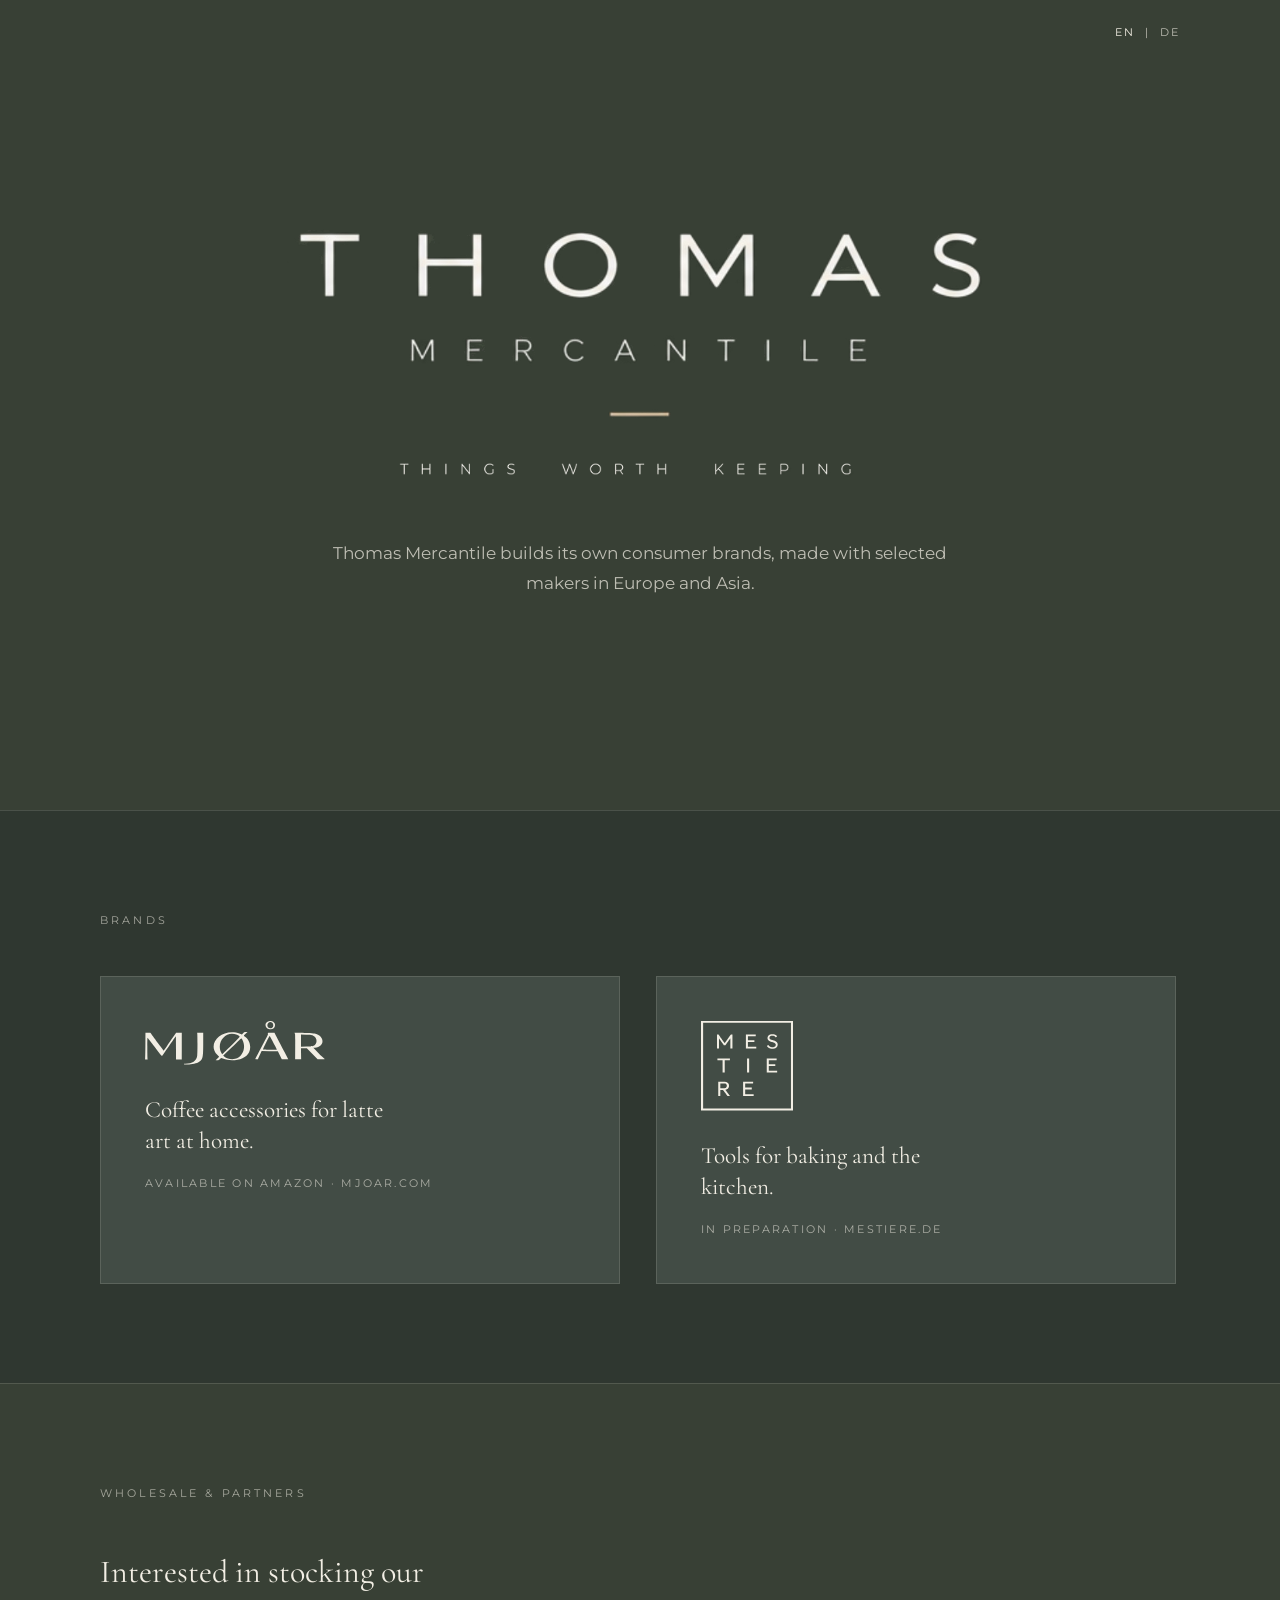
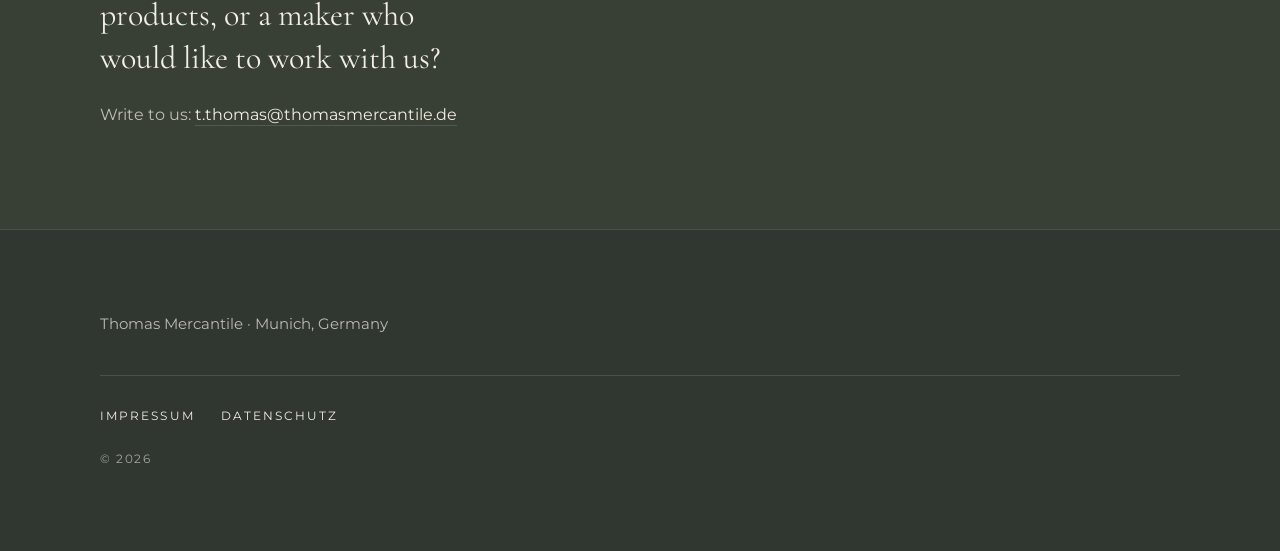
<file: index.html>
<!doctype html>
<html lang="en">
<head>
  <meta charset="utf-8" />
  <meta name="viewport" content="width=device-width, initial-scale=1" />
  <title>Thomas Mercantile</title>
  <meta name="description" content="Thomas Mercantile builds its own consumer brands, made with selected makers in Europe and Asia. Things worth keeping." />
  <link rel="canonical" href="https://thomasmercantile.de/" />
  <meta name="theme-color" content="#384035" />
  <meta property="og:site_name" content="Thomas Mercantile" />
  <meta property="og:title" content="Thomas Mercantile — Things worth keeping." />
  <meta property="og:description" content="Thomas Mercantile builds its own consumer brands, made with selected makers in Europe and Asia." />
  <meta property="og:type" content="website" />
  <meta property="og:url" content="https://thomasmercantile.de/" />
  <meta property="og:locale" content="en_GB" />
  <meta property="og:image" content="https://thomasmercantile.de/og.png" />
  <meta property="og:image:width" content="1200" />
  <meta property="og:image:height" content="630" />
  <meta property="og:image:alt" content="Thomas Mercantile — Things worth keeping." />
  <meta name="twitter:card" content="summary_large_image" />
  <link rel="icon" href="/favicon.svg" type="image/svg+xml" />
  <link rel="icon" href="/favicon.ico" sizes="32x32" />
  <link rel="preload" href="/assets/fonts/montserrat-latin.woff2" as="font" type="font/woff2" crossorigin />
  <link rel="preload" href="/assets/fonts/cormorant-garamond-latin.woff2" as="font" type="font/woff2" crossorigin />
  <link rel="stylesheet" href="/styles.css" />
  <script>document.documentElement.classList.add('js');</script>
</head>
<body>

  <header class="topbar">
    <div class="wrap">
      <div class="langtoggle" role="group" aria-label="Language">
        <button type="button" data-lang="en">EN</button>
        <span aria-hidden="true">|</span>
        <button type="button" data-lang="de">DE</button>
      </div>
    </div>
  </header>

  <main id="top">

    <!--
      Die Wortmarke ist als Text gesetzt (lokale Montserrat), kein Bild.
      Die Logodatei dient nur noch als Quelle fuer die Farben in :root.
      Der Claim steht hier und sonst nirgends im Markup; aendert er sich,
      muessen zusaetzlich description/og:* im <head>, og.png und favicon
      angepasst werden.
    -->
    <section class="hero">
      <div class="hero-inner">
        <h1 class="visually-hidden">Thomas Mercantile – Things worth keeping</h1>
        <img class="hero-mark" src="/assets/thomas-mercantile-wordmark.png" width="928" height="362" alt="Thomas Mercantile – Things worth keeping" decoding="async" fetchpriority="high">
        <p class="hero-line" data-en="Thomas Mercantile builds its own consumer brands, made with selected makers in Europe and Asia." data-de="Thomas Mercantile baut eigene Marken für den Alltag, gefertigt mit ausgewählten Herstellern in Europa und Asien.">Thomas Mercantile builds its own consumer brands, made with selected makers in Europe and Asia.</p>
      </div>
    </section>

    <section class="band band-deep" id="brands">
      <div class="wrap">
        <p class="eyebrow" data-reveal>Brands</p>
        <div class="brand-grid">
          <article class="brand-card" data-reveal>
            <a class="brand-card-link" href="https://mjoar.com">
              <span class="brand-mark" aria-hidden="true">
                <svg viewBox="0 0 33.018 8" role="presentation" focusable="false"><g transform="translate(-75.787,-78.336) matrix(1.0000099,0,0,1.0000099,-11.113348,-1.8528659)"><path fill="currentColor" d="m 94.029062,88.090599 c 0,-0.0624 0.05193,-0.0781 0.260325,-0.0781 1.344435,0 2.021555,-0.4473 2.182945,-1.44203 0.067,-0.41246 0.0679,-4.00007 0.001,-4.12484 -0.0478,-0.0894 -0.0282,-0.0928 0.52761,-0.0928 h 0.57723 v 1.95767 c 0,2.73351 -0.0847,3.04296 -0.95328,3.4831 -0.60112,0.30462 -2.595974,0.53273 -2.595974,0.29686 z m 6.152648,-1.02657 0.32257,-0.32506 -0.351,-0.3584 c -2.080478,-2.12443 1.08451,-5.0375 4.17098,-3.83901 l 0.34515,0.13402 0.22974,-0.23323 c 0.22534,-0.2288 0.23526,-0.23321 0.51931,-0.23096 l 0.28958,0.002 -0.35972,0.33534 c -0.28429,0.265 -0.34463,0.3441 -0.28778,0.3771 1.00806,0.58515 1.42398,1.91185 0.93216,2.97339 -0.60754,1.31131 -3.00067,1.89765 -4.81515,1.17977 l -0.30975,-0.12253 -0.21949,0.21617 c -0.21054,0.20737 -0.23111,0.21619 -0.50433,0.21619 h -0.284848 z m 3.25499,0.064 c 1.41433,-0.29976 2.08334,-2.12811 1.29533,-3.53995 -0.16313,-0.29227 -0.0503,-0.3601 -1.11748,0.67144 -0.51173,0.49461 -1.25273,1.21001 -1.64666,1.58977 l -0.71624,0.69047 0.16579,0.1392 c 0.51391,0.43152 1.28893,0.60387 2.01926,0.44907 z m -0.47064,-2.68623 c 1.5646,-1.51994 1.49459,-1.37327 0.81648,-1.7106 -1.94145,-0.9658 -3.938268,1.34513 -2.86546,3.31622 l 0.1296,0.2382 0.26825,-0.25022 c 0.14754,-0.1376 0.89054,-0.85473 1.6511,-1.5936 z m -16.052639,2.71948 c 0.02259,-0.0462 0.04689,-1.14692 0.05398,-2.44612 l 0.01294,-2.36218 0.466756,10e-5 c 0.446076,8e-5 0.469944,0.006 0.5387,0.11946 0.112013,0.18591 2.323209,3.13892 2.350186,3.13861 0.0132,-1.3e-4 0.269873,-0.36097 0.570406,-0.80186 0.300533,-0.44088 0.80665,-1.17391 1.124707,-1.62898 l 0.578284,-0.82736 h 0.518711 0.51871 l -0.0023,2.44612 -0.0023,2.44611 H 93.11669 92.591152 l -0.01254,-2.13868 -0.01254,-2.13871 -0.24376,0.35208 c -0.134068,0.19363 -0.691231,0.99958 -1.23814,1.79096 -0.546909,0.79139 -1.022458,1.46759 -1.056774,1.50266 -0.05153,0.0527 -0.284302,-0.23252 -1.336995,-1.63812 -0.701031,-0.93604 -1.297956,-1.71634 -1.326502,-1.73397 -0.06351,-0.0392 -0.04855,3.78944 0.0153,3.91984 0.0367,0.075 0.01174,0.084 -0.232956,0.084 -0.244691,0 -0.269655,-0.009 -0.232955,-0.084 z m 20.211569,0 c 0.001,-0.0198 0.53808,-1.05039 1.19326,-2.29024 1.15556,-2.1868 1.1892,-2.2582 1.12385,-2.38614 -0.0673,-0.13188 -0.0673,-0.13188 0.57034,-0.13188 h 0.63771 l 0.27326,0.53958 c 0.15028,0.29678 0.52857,1.02522 0.84064,1.61877 0.31205,0.59354 0.75678,1.44068 0.98828,1.88253 l 0.4209,0.80339 -0.59102,-0.005 -0.59102,-0.005 -0.35972,-0.72764 -0.35972,-0.72762 -1.48734,-0.012 -1.48735,-0.012 -0.32326,0.64863 c -0.17779,0.35673 -0.32326,0.69157 -0.32326,0.74409 0,0.0838 -0.0325,0.0954 -0.26379,0.0954 -0.1451,0 -0.26288,-0.0161 -0.26176,-0.036 z m 3.94519,-1.72095 c 0.0167,-0.0167 -0.1064,-0.29183 -0.27344,-0.61154 -0.82967,-1.588 -0.99862,-1.90019 -1.02798,-1.89944 -0.0914,0.002 -1.29802,2.48734 -1.21783,2.50837 0.12987,0.0341 2.48538,0.0365 2.51925,0.002 z m 3.38,-0.56496 c 0.0103,-2.02423 0.005,-2.33123 -0.06,-2.39474 -0.04,-0.04 -0.0728,-0.0877 -0.0728,-0.10571 0,-0.0834 3.23018,0.0143 3.67144,0.1112 1.92428,0.42258 1.9706,2.36849 0.0617,2.59288 l -0.27174,0.032 0.91924,0.94502 c 0.54545,0.56072 0.99726,0.98408 1.1111,1.04106 0.19186,0.096 0.19186,0.096 -0.52759,0.0998 l -0.71944,0.005 -0.98857,-1.00881 -0.98858,-1.0088 h -0.53694 -0.53694 l 0.0146,1.00727 0.0146,1.00728 -0.55156,-4e-5 -0.55157,-4e-5 z m 3.27258,-0.0866 c 0.87487,-0.40039 0.85377,-1.53201 -0.0362,-1.9459 -0.26372,-0.12266 -0.31594,-0.12892 -1.22274,-0.14609 l -0.94727,-0.0179 v 1.11227 1.11227 l 1.0192,-0.0187 c 0.80257,-0.0149 1.05489,-0.0352 1.18709,-0.0958 z m -8.128,-3.12779 c -0.45669,-0.126 -0.70792,-0.59055 -0.53858,-0.99583 0.33456,-0.80072 1.7692,-0.5263 1.70092,0.32536 -0.0445,0.5544 -0.54236,0.84161 -1.16234,0.67047 z m 0.62901,-0.24352 c 0.26518,-0.17375 0.27661,-0.66882 0.0208,-0.89743 -0.47674,-0.42598 -1.12809,0.20089 -0.81556,0.78489 0.11854,0.2215 0.53791,0.28087 0.79483,0.11257 z" /></g></svg>
              </span>
              <span class="visually-hidden">MJØÅR</span>
              <span class="brand-text" data-en="Coffee accessories for latte art at home." data-de="Kaffeezubehör für Latte Art zu Hause.">Coffee accessories for latte art at home.</span>
              <span class="brand-meta" data-en="Available on Amazon · mjoar.com" data-de="Erhältlich bei Amazon · mjoar.com">Available on Amazon · mjoar.com</span>
            </a>
          </article>
          <article class="brand-card" data-reveal>
            <div class="brand-card-link">
              <span class="brand-mark brand-mark--square" aria-hidden="true">
                <svg viewBox="304.66 311.59 645.41 627.80" role="presentation" focusable="false"><path fill="currentColor" fill-rule="evenodd" d="M304.67,311.60L950.08,311.60L950.08,939.40L304.67,939.40Z M319.50,324.62L319.50,925.65L935.76,925.65L935.76,324.62Z M810.47,506.43L819.94,504.82L821.44,504.38L825.56,502.87L826.62,502.36L833.23,498.01L837.37,493.68L838.47,492.13L839.12,491.07L839.45,490.48L840.90,487.31L841.39,485.95L842.51,479.81L842.62,478.44L842.62,476.12L842.37,473.06L842.01,470.88L841.57,468.94L841.12,467.69L838.32,462.44L834.94,458.45C832.07,455.55 828.89,453.39 824.94,451.65L823.50,451.06L822.31,450.56L821.00,450.06L820.00,449.69L818.69,449.20L817.00,448.63L815.31,448.07L813.69,447.58L811.75,447.00L810.00,446.50L808.56,446.12L806.44,445.56L801.56,444.23L799.88,443.73L798.00,443.13C795.53,442.40 792.03,440.64 789.72,438.97L786.67,435.73L786.10,434.87L785.61,433.40C784.85,431.16 784.72,429.73 785.05,427.56C785.47,424.91 786.57,422.64 788.37,420.72C789.83,419.16 790.90,418.42 793.45,417.18L795.66,416.11L796.76,415.87L798.48,415.38L803.88,414.79L811.00,415.20L818.81,417.63L820.00,418.18L821.31,418.91L822.61,419.69L828.69,425.28L830.06,426.75L830.36,426.75L830.65,426.75L830.98,426.34L833.01,424.19L835.29,421.72L837.02,419.81L838.15,418.61L838.06,418.27L836.19,415.80L831.22,411.57L829.72,410.60L828.90,410.12L828.18,409.72L822.19,406.91L820.62,406.31L819.37,405.95L817.75,405.52L816.18,405.14L809.13,404.18L807.07,404.00L803.94,404.00L796.69,404.69L794.38,405.13L792.62,405.57L790.69,406.17L785.56,408.28L783.06,409.66C780.09,411.53 776.35,415.24 774.81,417.84C772.57,421.63 771.63,424.85 771.36,429.62L771.24,431.81L771.36,432.81L772.18,438.00L772.70,439.55L775.76,445.25C777.80,447.97 780.93,450.69 783.81,452.25L787.30,454.00L788.17,454.39L789.69,455.07L791.00,455.63L792.37,456.14L793.94,456.67L800.75,458.76L804.00,459.63L808.94,461.00L810.88,461.59L812.62,462.12L813.76,462.51L815.07,463.00L818.82,464.55L820.17,465.12L823.38,467.05C825.42,468.49 827.52,470.97 828.12,472.65L828.60,473.94C829.17,475.39 829.33,478.65 828.96,480.88L827.54,485.23L827.03,486.17C826.50,487.39 823.41,490.51 821.98,491.26L821.34,491.70L815.44,494.36L811.81,495.12L809.69,495.39L808.56,495.46L805.00,495.46L801.44,495.26L800.12,495.01L797.50,494.50L794.31,493.60C788.73,491.70 784.53,489.16 780.92,485.48L776.64,480.40L775.49,479.50L775.22,479.50L773.02,481.66L769.16,485.41C767.52,487.00 767.28,487.34 767.42,487.93L771.21,492.88C773.30,495.20 775.18,496.78 778.44,498.96L782.29,501.25L783.09,501.67L784.50,502.32L785.75,502.82L789.81,504.30L791.46,504.80L798.06,506.06C802.71,506.62 806.99,506.75 810.47,506.43Z M430.36,504.76L430.72,504.28L430.82,503.94L430.79,469.62L430.79,435.30L430.92,435.00L431.35,434.65L431.63,434.61L431.84,435.00L434.70,439.00L435.95,440.69L436.94,442.06L439.52,445.67L440.34,446.79L441.01,447.81L441.59,448.69L444.16,452.25L445.14,453.69L446.07,455.00L447.06,456.38L448.92,459.00L449.63,459.94L450.54,461.19L452.56,464.11L453.53,465.45L454.28,466.49L455.50,468.18L459.15,473.30L459.96,474.50L461.59,476.91L463.01,479.02L463.68,479.98L464.80,481.50L465.60,482.43L474.99,482.43L475.37,482.36L476.16,481.33L477.81,479.06L478.90,477.50L479.81,476.19L481.14,474.25L483.06,471.44L485.61,467.81L487.37,465.44L488.52,463.88L491.29,459.77L492.36,458.25L496.05,453.08L496.81,452.06L497.87,450.62L499.44,448.44L503.09,443.38L504.56,441.36L508.83,435.34L509.46,434.31L509.80,434.19L510.14,434.07L510.35,434.21L510.58,434.34L510.60,469.20L510.60,504.22L510.97,504.71L511.31,505.00L517.89,504.95L524.48,504.95L524.74,504.76L525.13,504.37L525.25,504.13L525.23,497.91L525.21,449.16L525.21,406.63L524.84,406.28L524.49,405.92L520.03,405.93L515.16,405.93L513.31,407.67L511.61,410.12L510.26,412.02L504.94,419.38L497.60,429.65L495.25,432.88L489.26,441.11L487.75,443.19L485.59,446.19L483.62,448.94L481.89,451.38L480.52,453.31L479.62,454.56L478.43,456.25L476.98,458.31L473.70,462.85L471.92,465.33L470.85,466.58L470.55,466.72L470.34,466.61L467.41,462.81L465.30,459.78L463.69,457.47L461.62,454.56L458.07,449.62L457.10,448.23L455.80,446.35L452.89,442.30L450.12,438.49L448.68,436.51L447.45,434.81L446.05,432.81L444.19,430.25L442.85,428.35L440.36,424.75L439.11,422.94L437.16,420.21L436.56,419.38L434.84,417.00L432.76,413.94L431.86,412.62L430.06,410.08L428.93,408.50L427.77,406.86L427.09,406.21L426.69,406.00L422.00,405.98L417.31,405.98L417.03,406.11L416.74,406.41L416.75,455.50L416.75,504.44L417.09,504.73L417.42,504.99L423.77,504.94L430.11,504.94L430.36,504.76Z M659.59,504.95L691.74,504.95L692.05,504.62L692.40,504.31L692.47,498.99L692.47,493.67L692.39,493.22L692.07,492.63L691.90,492.50L663.14,492.50L634.37,492.50L634.04,492.17L633.75,491.85L633.80,475.87L633.80,459.89L634.00,459.63L634.41,459.23L634.69,459.07L656.67,459.04L678.66,459.04L678.95,458.73L679.25,458.44L679.27,452.96L679.27,447.49L679.02,447.21L678.74,446.93L656.72,446.93L634.69,446.93L634.41,446.77L633.97,446.34L633.83,446.06L633.85,432.25L633.85,418.44L634.19,418.16L634.51,417.86L660.16,417.84L686.98,417.83L688.15,417.83L688.45,417.46L688.75,417.11L688.75,411.82L688.75,406.53L688.51,406.23L688.27,405.94L654.29,405.94L620.32,405.94L620.00,406.21L619.69,406.48L619.69,455.41L619.69,504.35L619.94,504.63L620.40,505.01L624.02,504.99L659.59,504.99Z M641.81,673.56L642.36,673.05L642.50,672.73L642.46,623.99L642.46,574.87L642.07,574.30L641.79,574.12L635.00,574.10L628.20,574.10L627.98,574.37L627.75,574.65L627.74,580.86L627.73,629.88L627.73,672.69L627.86,673.02L628.15,673.54L634.69,673.63L641.23,673.63L641.81,673.56Z M838.58,673.53L838.98,673.03L838.96,667.08L838.96,661.48L838.65,661.25L838.37,661.01L833.59,660.98L804.98,660.96L781.14,660.96L780.79,660.68L780.44,660.42L780.31,659.93L780.31,643.91L780.31,628.38L780.66,628.03L781.01,627.67L802.97,627.62L825.22,627.62L825.69,627.13L825.88,626.76L825.88,621.50L825.88,616.24L825.69,615.88L825.29,615.37L803.10,615.32L781.13,615.32L780.88,615.13L780.47,614.72L780.33,614.44L780.36,600.75L780.36,587.07L780.59,586.85L781.24,586.46L808.09,586.38L834.75,586.38L835.20,585.85L835.38,585.48L835.31,580.52L835.31,575.09L834.81,574.42L834.50,574.26L812.28,574.41L766.66,574.41L766.19,574.92L765.99,575.22L766.00,624.07L766.00,672.92L766.19,673.22L766.66,673.66L802.62,673.67L838.31,673.67L838.58,673.53Z M470.54,673.60L470.94,673.08L471.09,672.68L471.07,630.12L471.07,587.56L471.20,587.17L471.35,586.78L471.78,586.64L472.21,586.48L489.51,586.45L506.81,586.45L507.09,586.27L507.53,585.89L507.53,575.24L507.17,574.89L506.85,574.74L481.08,574.77L437.83,574.80L420.35,574.80L420.10,575.10L419.83,575.35L419.82,580.62L419.82,585.90L420.14,586.18L420.47,586.48L437.95,586.55L455.63,586.55L456.04,586.97L456.11,630.21L456.11,673.24L456.33,673.38L463.81,673.72L470.31,673.72L470.54,673.60Z M439.77,838.14L440.08,837.90L440.14,817.23L440.14,796.28L440.58,795.87L440.90,795.73L449.73,795.71L458.56,795.71L458.89,795.91L459.76,796.91L460.99,798.61L462.06,800.05L463.07,801.38L467.19,806.86L469.12,809.50L470.75,811.58L472.34,813.59L475.22,817.38L477.86,820.88L479.33,822.81L480.89,824.86L487.81,834.00L489.51,836.25L490.45,837.47L491.06,838.07L491.35,838.27L499.46,838.24L507.72,838.24L507.88,837.73L507.88,837.35L507.25,836.64L505.08,833.88L501.10,828.64L499.83,826.88L497.88,824.19L493.15,818.08L491.15,815.44L489.23,812.88L488.09,811.38L485.95,808.53L484.12,806.08L482.19,803.55L477.66,797.50L476.49,796.10L475.88,795.51L475.88,795.14L475.88,794.77L476.20,794.51L476.92,794.25C478.17,794.25 483.56,792.42 486.12,791.13C490.89,788.73 495.09,784.76 497.60,780.27L500.00,774.50L500.38,773.00L500.84,770.56L501.05,768.94L501.02,766.17L501.02,763.41L500.70,761.92L500.25,759.45C499.92,757.20 498.34,753.24 496.81,750.83C495.66,749.02 493.38,746.52 491.19,744.66C486.05,740.31 479.05,738.00 469.44,737.49L467.06,737.38L446.68,737.47L426.13,737.47L425.80,738.07L425.63,738.49L425.62,788.13L425.62,837.78L425.77,837.97L426.18,838.31L432.95,838.34L439.47,838.34L439.77,838.14Z M440.45,782.47L440.16,781.83L440.16,750.28L440.53,749.86L440.80,749.71L455.43,749.72L470.06,749.72L471.94,749.98L474.17,750.37L475.09,750.63L479.12,752.61C481.45,754.25 483.39,756.55 484.41,758.88L485.63,763.05L485.88,764.17L485.88,766.31L485.88,768.45L485.62,769.38L485.18,771.18L483.41,775.44L479.88,779.26L477.01,780.88L476.04,781.26L473.81,781.94L472.00,782.40L471.56,782.57L456.12,782.60L440.67,782.60L440.45,782.47Z M673.77,838.23L674.12,837.69L674.23,837.25L674.23,831.72C674.11,826.28 674.05,825.59 673.68,825.41L644.66,825.32L615.41,825.32L614.81,824.83L614.61,824.54L614.59,808.20L614.59,791.85L614.84,791.63L615.11,791.37L624.40,791.32L647.03,791.30L660.38,791.30L660.56,791.13L660.91,789.93L660.88,784.48L660.88,779.21L660.56,778.92L660.26,778.61L639.04,778.59L616.69,778.59C615.33,778.56 615.06,778.48 614.78,777.96L614.58,777.56L614.61,763.88L614.61,750.19L614.77,750.03L615.36,749.68L668.72,749.68C669.65,749.64 669.96,749.50 670.19,748.95L670.37,748.54L670.39,743.35L670.39,738.16L670.26,737.90L669.88,737.50L669.65,737.38L635.09,737.38L600.54,737.38L600.27,737.67L600.00,737.96L600.00,787.70L600.00,837.66L600.24,838.11L600.48,838.35L637.02,838.29L673.77,838.29Z" /></svg>
              </span>
              <span class="visually-hidden">MESTIERE</span>
              <span class="brand-text" data-en="Tools for baking and the kitchen." data-de="Werkzeuge fürs Backen und die Küche.">Tools for baking and the kitchen.</span>
              <span class="brand-meta" data-en="In preparation · mestiere.de" data-de="In Vorbereitung · mestiere.de">In preparation · mestiere.de</span>
            </div>
          </article>
        </div>
      </div>
    </section>

    <section class="band band-base" id="wholesale">
      <div class="wrap">
        <p class="eyebrow" data-reveal data-en="Wholesale &amp; partners" data-de="Handel &amp; Partner">Wholesale &amp; partners</p>
        <p class="lede" data-reveal data-en="Interested in stocking our products, or a maker who would like to work with us?" data-de="Sie möchten unsere Produkte führen, oder Sie fertigen etwas gut und möchten mit uns arbeiten?">Interested in stocking our products, or a maker who would like to work with us?</p>
        <p class="sub" data-reveal><span data-en="Write to us:" data-de="Schreiben Sie uns:">Write to us:</span> <a href="mailto:t.thomas@thomasmercantile.de?subject=Wholesale%20inquiry%20%E2%80%93%20Thomas%20Mercantile" data-href-en="mailto:t.thomas@thomasmercantile.de?subject=Wholesale%20inquiry%20%E2%80%93%20Thomas%20Mercantile" data-href-de="mailto:t.thomas@thomasmercantile.de?subject=Anfrage%20Handel%20%E2%80%93%20Thomas%20Mercantile">t.thomas@thomasmercantile.de</a></p>
      </div>
    </section>

  </main>

  <footer class="site-footer">
    <div class="wrap">
      <p class="foot-line" data-en="Thomas Mercantile · Munich, Germany" data-de="Thomas Mercantile · München">Thomas Mercantile · Munich, Germany</p>
      <nav class="footnav" aria-label="Legal">
        <a href="/impressum.html">Impressum</a>
        <a href="/datenschutz.html">Datenschutz</a>
      </nav>
      <p class="copyline">© <span id="year">2026</span></p>
    </div>
  </footer>

  <script src="/script.js" defer></script>
</body>
</html>
</file>
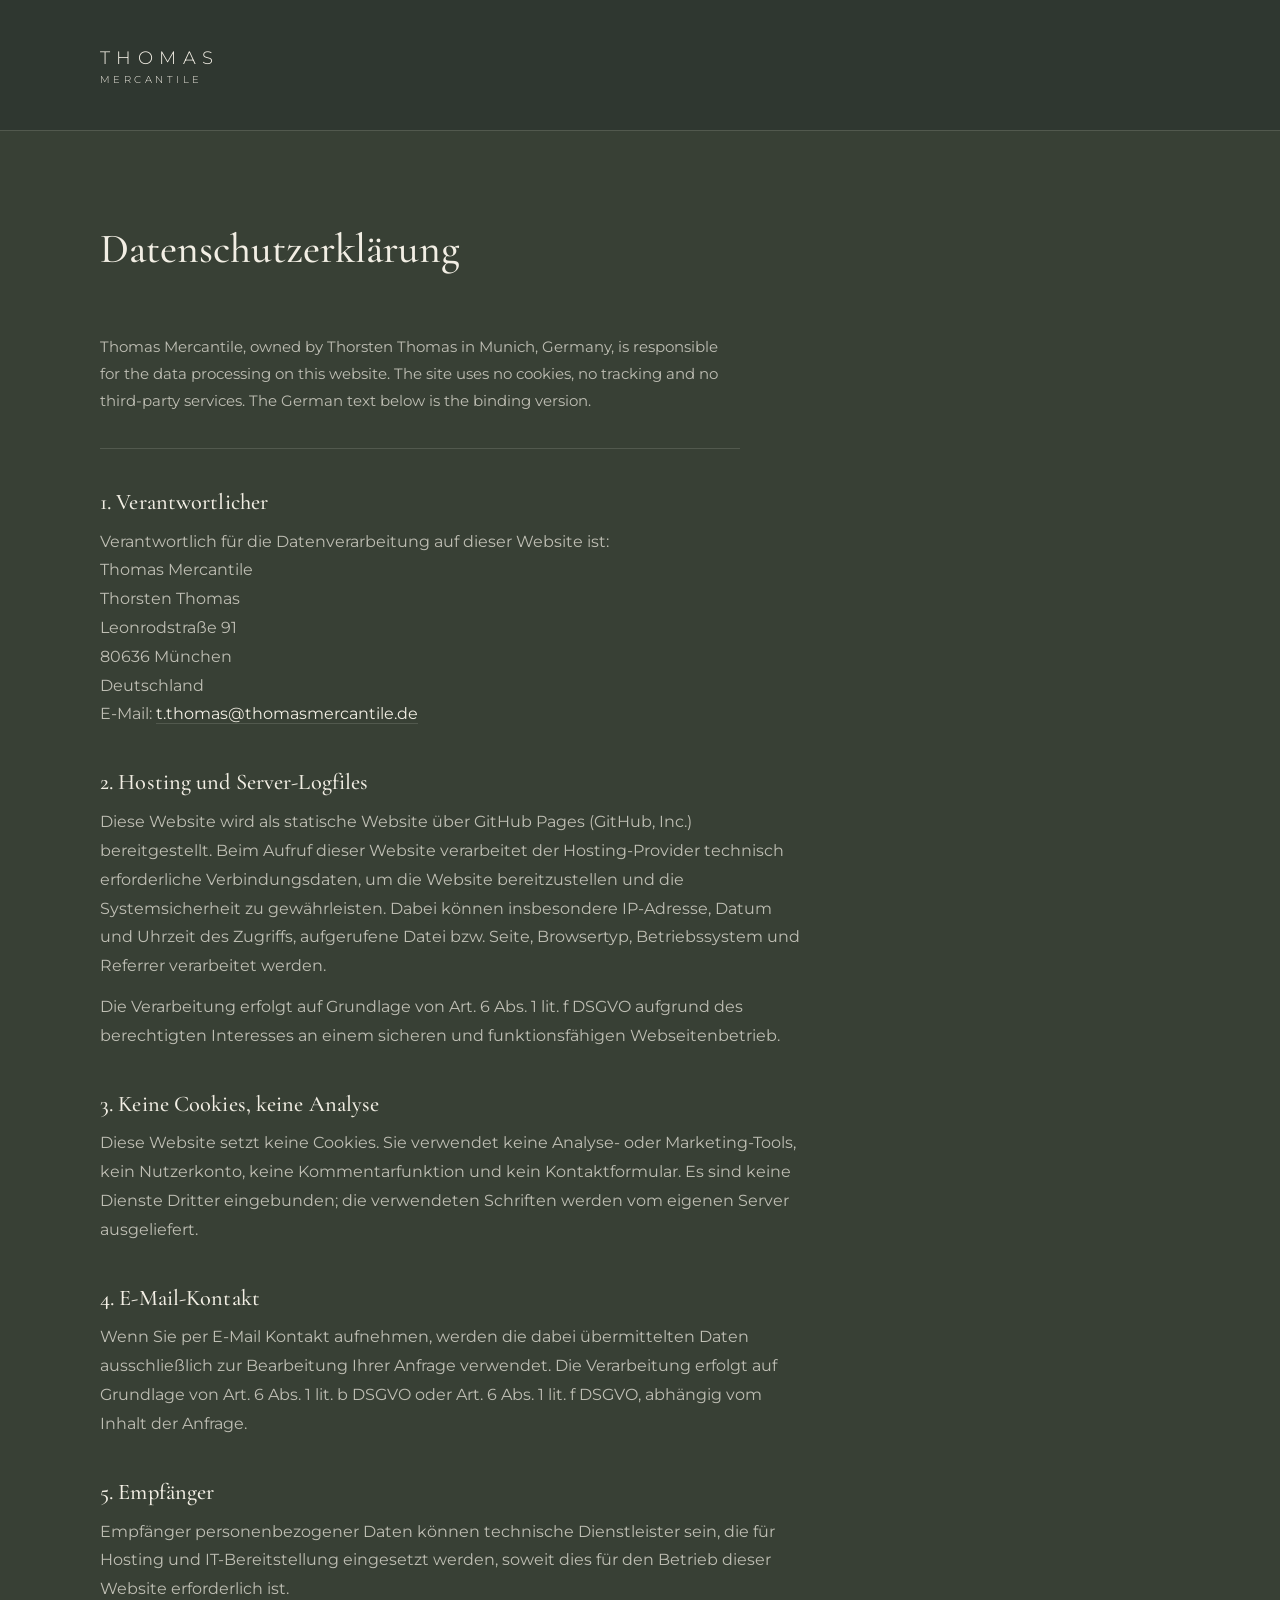
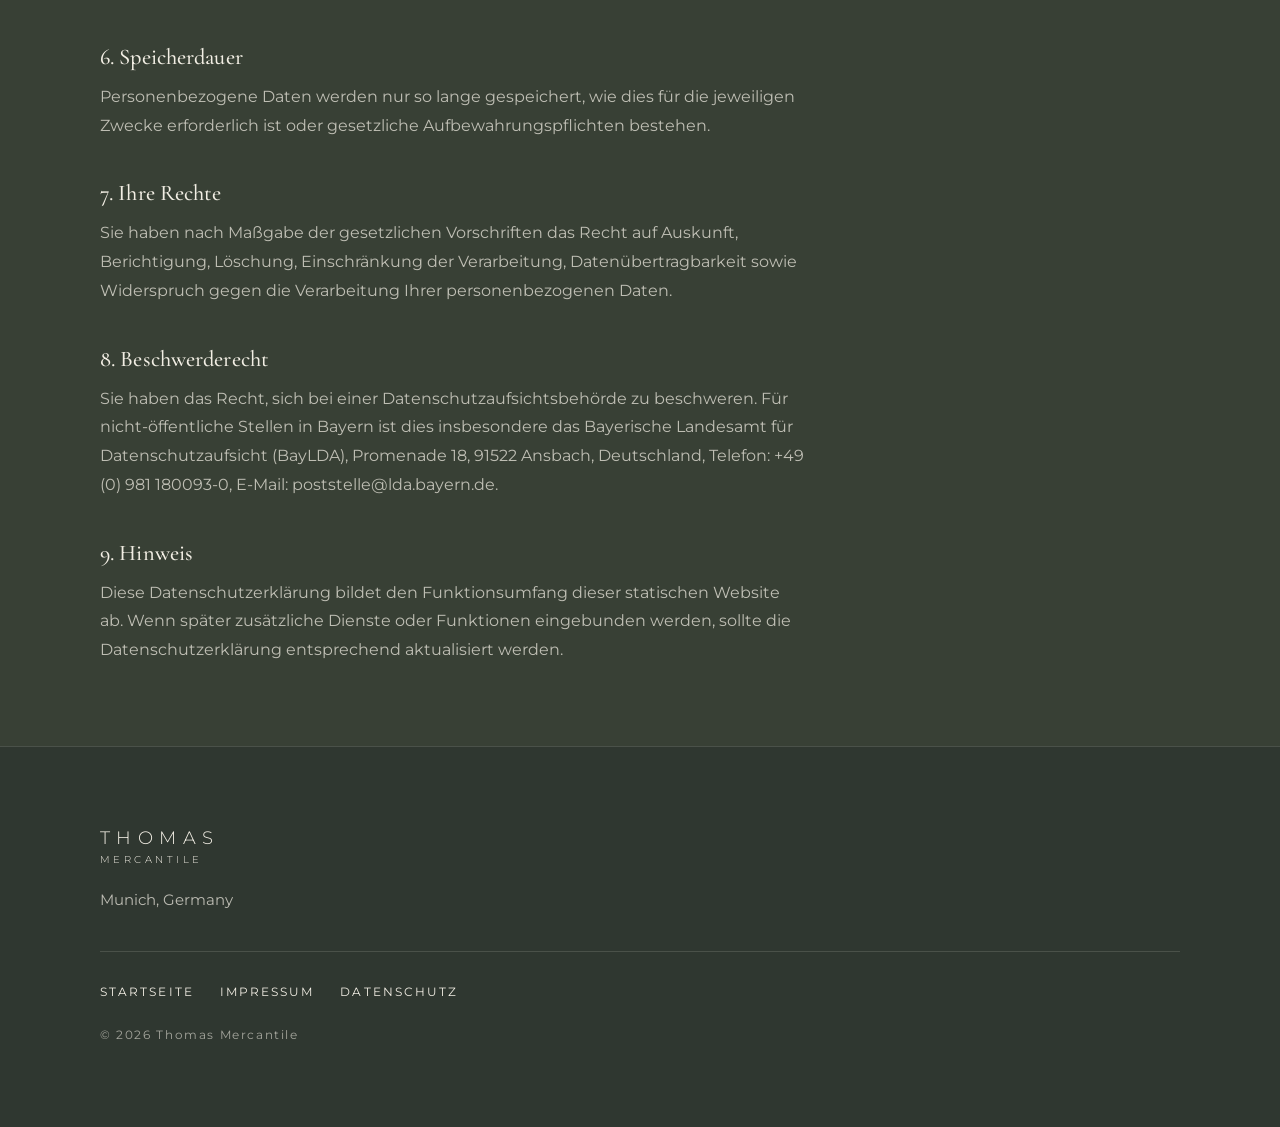
<file: datenschutz.html>
<!doctype html>
<html lang="de">
<head>
  <meta charset="utf-8" />
  <meta name="viewport" content="width=device-width, initial-scale=1" />
  <title>Datenschutz — Thomas Mercantile</title>
  <meta name="description" content="Datenschutzerklärung von Thomas Mercantile: keine Cookies, kein Tracking, Kontakt per E-Mail." />
  <meta name="robots" content="noindex" />
  <meta name="theme-color" content="#384035" />
  <link rel="icon" href="/favicon.svg" type="image/svg+xml" />
  <link rel="icon" href="/favicon.ico" sizes="32x32" />
  <link rel="preload" href="/assets/fonts/montserrat-latin.woff2" as="font" type="font/woff2" crossorigin />
  <link rel="preload" href="/assets/fonts/cormorant-garamond-latin.woff2" as="font" type="font/woff2" crossorigin />
  <link rel="stylesheet" href="/styles.css" />
</head>
<body>

  <header class="legal-top">
    <div class="wrap">
      <a href="/" aria-label="Thomas Mercantile — Startseite">
        <span class="wordmark">
          <span class="wm-line-1">Thomas</span>
          <span class="wm-line-2">Mercantile</span>
        </span>
      </a>
    </div>
  </header>

  <main class="legal-shell">
    <div class="wrap">
      <h1>Datenschutzerklärung</h1>

      <p class="legal-lead" lang="en">
        Thomas Mercantile, owned by Thorsten Thomas in Munich, Germany, is responsible for the data
        processing on this website.
        The site uses no cookies, no tracking and no third-party services.
        The German text below is the binding version.
      </p>

      <section class="legal-block">
        <h2>1. Verantwortlicher</h2>
        <p>
          Verantwortlich für die Datenverarbeitung auf dieser Website ist:<br />
          Thomas Mercantile<br />
          Thorsten Thomas<br />
          Leonrodstraße 91<br />
          80636 München<br />
          Deutschland<br />
          E-Mail: <a href="mailto:t.thomas@thomasmercantile.de">t.thomas@thomasmercantile.de</a>
        </p>
      </section>

      <section class="legal-block">
        <h2>2. Hosting und Server-Logfiles</h2>
        <p>
          Diese Website wird als statische Website über GitHub Pages (GitHub, Inc.) bereitgestellt. Beim Aufruf dieser Website verarbeitet der Hosting-Provider technisch erforderliche Verbindungsdaten, um die Website bereitzustellen und die Systemsicherheit zu gewährleisten. Dabei können insbesondere IP-Adresse, Datum und Uhrzeit des Zugriffs, aufgerufene Datei bzw. Seite, Browsertyp, Betriebssystem und Referrer verarbeitet werden.
        </p>
        <p>
          Die Verarbeitung erfolgt auf Grundlage von Art. 6 Abs. 1 lit. f DSGVO aufgrund des berechtigten Interesses an einem sicheren und funktionsfähigen Webseitenbetrieb.
        </p>
      </section>

      <section class="legal-block">
        <h2>3. Keine Cookies, keine Analyse</h2>
        <p>
          Diese Website setzt keine Cookies. Sie verwendet keine Analyse- oder Marketing-Tools, kein Nutzerkonto, keine Kommentarfunktion und kein Kontaktformular. Es sind keine Dienste Dritter eingebunden; die verwendeten Schriften werden vom eigenen Server ausgeliefert.
        </p>
      </section>

      <section class="legal-block">
        <h2>4. E-Mail-Kontakt</h2>
        <p>
          Wenn Sie per E-Mail Kontakt aufnehmen, werden die dabei übermittelten Daten ausschließlich zur Bearbeitung Ihrer Anfrage verwendet. Die Verarbeitung erfolgt auf Grundlage von Art. 6 Abs. 1 lit. b DSGVO oder Art. 6 Abs. 1 lit. f DSGVO, abhängig vom Inhalt der Anfrage.
        </p>
      </section>

      <section class="legal-block">
        <h2>5. Empfänger</h2>
        <p>
          Empfänger personenbezogener Daten können technische Dienstleister sein, die für Hosting und IT-Bereitstellung eingesetzt werden, soweit dies für den Betrieb dieser Website erforderlich ist.
        </p>
      </section>

      <section class="legal-block">
        <h2>6. Speicherdauer</h2>
        <p>
          Personenbezogene Daten werden nur so lange gespeichert, wie dies für die jeweiligen Zwecke erforderlich ist oder gesetzliche Aufbewahrungspflichten bestehen.
        </p>
      </section>

      <section class="legal-block">
        <h2>7. Ihre Rechte</h2>
        <p>
          Sie haben nach Maßgabe der gesetzlichen Vorschriften das Recht auf Auskunft, Berichtigung, Löschung, Einschränkung der Verarbeitung, Datenübertragbarkeit sowie Widerspruch gegen die Verarbeitung Ihrer personenbezogenen Daten.
        </p>
      </section>

      <section class="legal-block">
        <h2>8. Beschwerderecht</h2>
        <p>
          Sie haben das Recht, sich bei einer Datenschutzaufsichtsbehörde zu beschweren. Für nicht-öffentliche Stellen in Bayern ist dies insbesondere das Bayerische Landesamt für Datenschutzaufsicht (BayLDA), Promenade 18, 91522 Ansbach, Deutschland, Telefon: +49 (0) 981 180093-0, E-Mail: poststelle@lda.bayern.de.
        </p>
      </section>

      <section class="legal-block legal-note">
        <h2>9. Hinweis</h2>
        <p>
          Diese Datenschutzerklärung bildet den Funktionsumfang dieser statischen Website ab. Wenn später zusätzliche Dienste oder Funktionen eingebunden werden, sollte die Datenschutzerklärung entsprechend aktualisiert werden.
        </p>
      </section>
    </div>
  </main>

  <footer class="site-footer">
    <div class="wrap">
      <p class="wordmark">
        <span class="wm-line-1">Thomas</span>
        <span class="wm-line-2">Mercantile</span>
      </p>
      <p class="foot-line">Munich, Germany</p>
      <nav class="footnav" aria-label="Rechtliches">
        <a href="/">Startseite</a>
        <a href="/impressum.html">Impressum</a>
        <a href="/datenschutz.html">Datenschutz</a>
      </nav>
      <p class="copyline">© <span id="year">2026</span> Thomas Mercantile</p>
    </div>
  </footer>

  <script src="/script.js" defer></script>
</body>
</html>
</file>
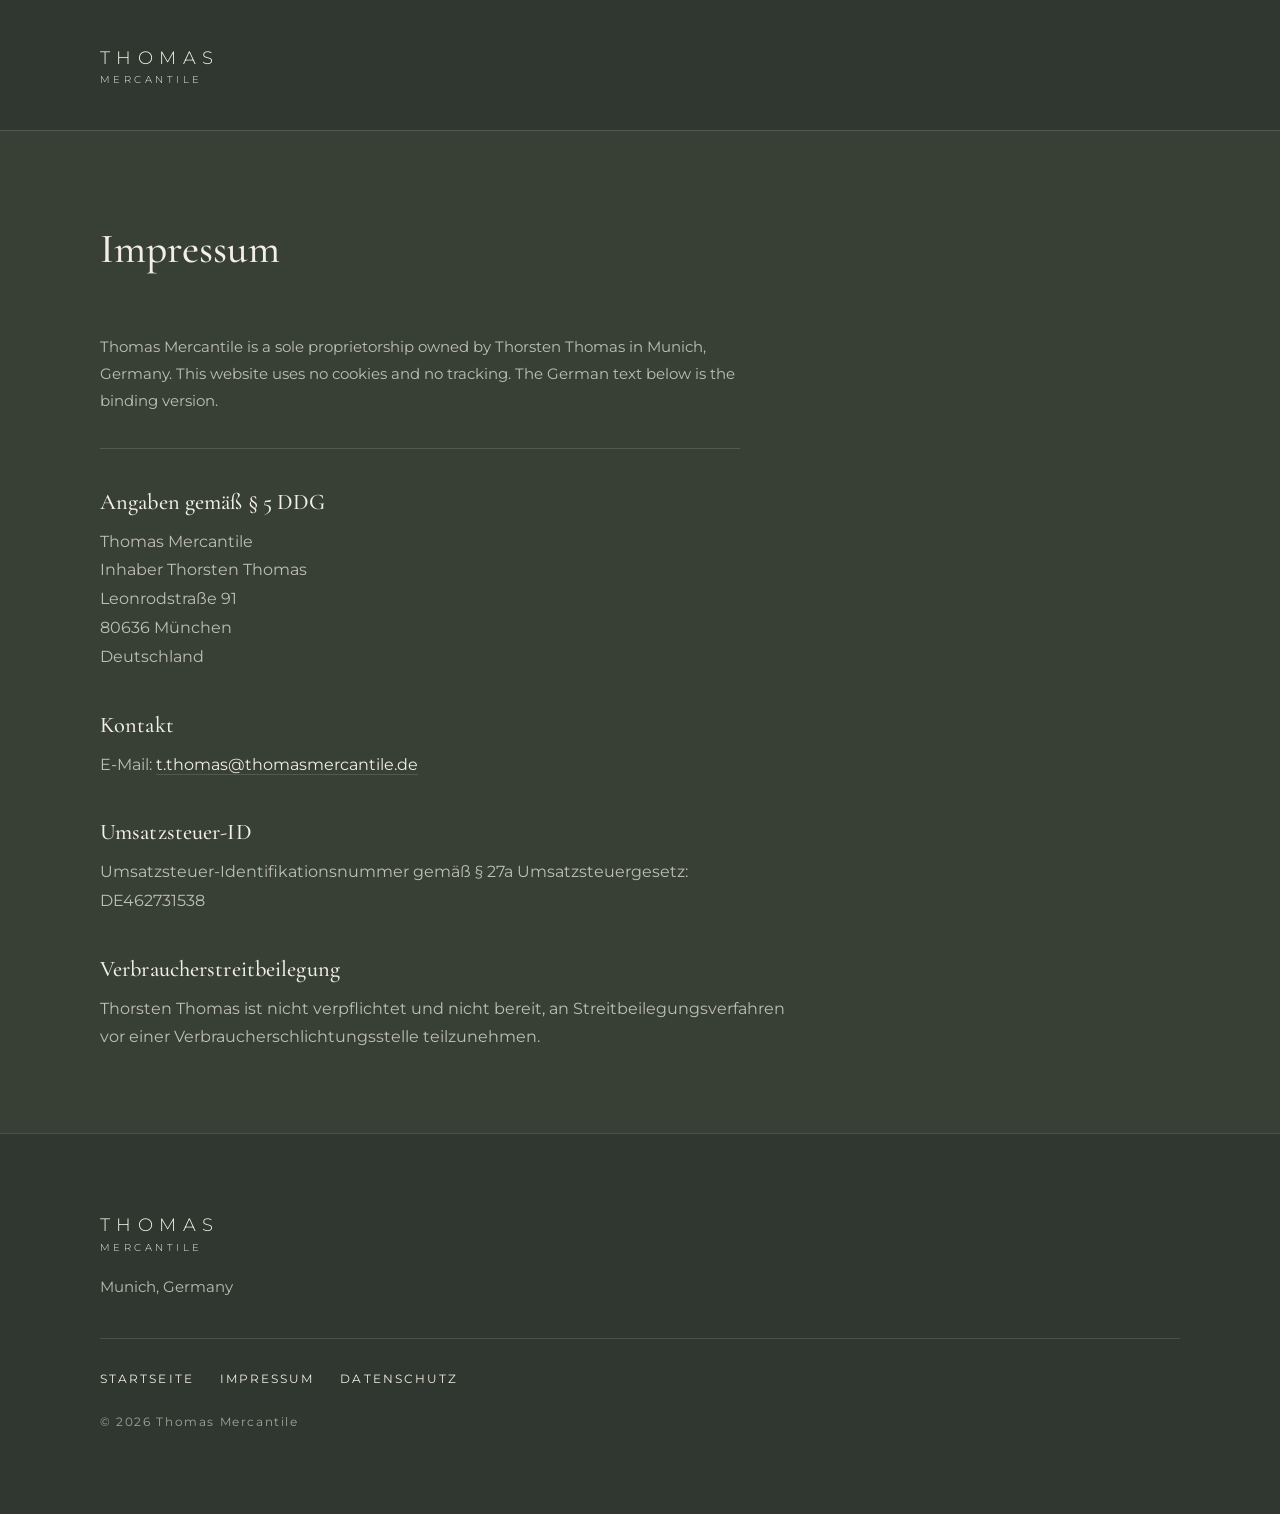
<file: impressum.html>
<!doctype html>
<html lang="de">
<head>
  <meta charset="utf-8" />
  <meta name="viewport" content="width=device-width, initial-scale=1" />
  <title>Impressum — Thomas Mercantile</title>
  <meta name="description" content="Impressum und Kontaktdaten von Thomas Mercantile, Thorsten Thomas, München." />
  <meta name="robots" content="noindex" />
  <meta name="theme-color" content="#384035" />
  <link rel="icon" href="/favicon.svg" type="image/svg+xml" />
  <link rel="icon" href="/favicon.ico" sizes="32x32" />
  <link rel="preload" href="/assets/fonts/montserrat-latin.woff2" as="font" type="font/woff2" crossorigin />
  <link rel="preload" href="/assets/fonts/cormorant-garamond-latin.woff2" as="font" type="font/woff2" crossorigin />
  <link rel="stylesheet" href="/styles.css" />
</head>
<body>

  <header class="legal-top">
    <div class="wrap">
      <a href="/" aria-label="Thomas Mercantile — Startseite">
        <span class="wordmark">
          <span class="wm-line-1">Thomas</span>
          <span class="wm-line-2">Mercantile</span>
        </span>
      </a>
    </div>
  </header>

  <main class="legal-shell">
    <div class="wrap">
      <h1>Impressum</h1>

      <p class="legal-lead" lang="en">
        Thomas Mercantile is a sole proprietorship owned by Thorsten Thomas in Munich, Germany.
        This website uses no cookies and no tracking.
        The German text below is the binding version.
      </p>

      <section class="legal-block">
        <h2>Angaben gemäß § 5 DDG</h2>
        <p>
          Thomas Mercantile<br />
          Inhaber Thorsten Thomas<br />
          Leonrodstraße 91<br />
          80636 München<br />
          Deutschland
        </p>
      </section>

      <section class="legal-block">
        <h2>Kontakt</h2>
        <p>
          E-Mail: <a href="mailto:t.thomas@thomasmercantile.de">t.thomas@thomasmercantile.de</a>
        </p>
      </section>

      <section class="legal-block">
        <h2>Umsatzsteuer-ID</h2>
        <p>
          Umsatzsteuer-Identifikationsnummer gemäß § 27a Umsatzsteuergesetz:<br />
          DE462731538
        </p>
      </section>

      <section class="legal-block">
        <h2>Verbraucherstreitbeilegung</h2>
        <p>
          Thorsten Thomas ist nicht verpflichtet und nicht bereit, an Streitbeilegungsverfahren vor einer Verbraucherschlichtungsstelle teilzunehmen.
        </p>
      </section>
    </div>
  </main>

  <footer class="site-footer">
    <div class="wrap">
      <p class="wordmark">
        <span class="wm-line-1">Thomas</span>
        <span class="wm-line-2">Mercantile</span>
      </p>
      <p class="foot-line">Munich, Germany</p>
      <nav class="footnav" aria-label="Rechtliches">
        <a href="/">Startseite</a>
        <a href="/impressum.html">Impressum</a>
        <a href="/datenschutz.html">Datenschutz</a>
      </nav>
      <p class="copyline">© <span id="year">2026</span> Thomas Mercantile</p>
    </div>
  </footer>

  <script src="/script.js" defer></script>
</body>
</html>
</file>
<file: styles.css>
/* Thomas Mercantile — thomasmercantile.de
   Eine Farbwelt: durchgehend Dunkelgrün, kein Hell-Dunkel-Wechsel, flache
   Flächen ohne Korn. --green ist der aus der Logodatei gemessene Grund; die
   Wortmarke ist als Text gesetzt, es liegt kein Logobild mehr auf der Seite. */
:root{
  --green:#384035;
  --green-rgb:56,64,53;
  --green-deep:#2F3730;
  --green-lift:#424C45;
  --cream:#F2EEE4;
  --cream-70:rgba(242,238,228,.72);
  --cream-50:rgba(242,238,228,.6);
  --tan:#C8A87A;
  --line:rgba(242,238,228,.14);
  --serif:'Cormorant Garamond',ui-serif,Georgia,Cambria,serif;
  --sans:'Montserrat',system-ui,-apple-system,BlinkMacSystemFont,"Segoe UI",Roboto,sans-serif;
  --ease:cubic-bezier(.16,1,.3,1);
}

/* ---------- Schriften, lokal eingebunden ---------- */
@font-face{
  font-family:'Cormorant Garamond';font-style:normal;font-weight:400;font-display:swap;
  src:url('/assets/fonts/cormorant-garamond-latin.woff2') format('woff2');
  unicode-range:U+0000-00FF,U+0131,U+0152-0153,U+02BB-02BC,U+02C6,U+02DA,U+02DC,U+0304,U+0308,U+0329,U+2000-206F,U+20AC,U+2122,U+2191,U+2193,U+2212,U+2215,U+FEFF,U+FFFD;
}
@font-face{
  font-family:'Cormorant Garamond';font-style:normal;font-weight:400;font-display:swap;
  src:url('/assets/fonts/cormorant-garamond-latin-ext.woff2') format('woff2');
  unicode-range:U+0100-02BA,U+02BD-02C5,U+02C7-02CC,U+02CE-02D7,U+02DD-02FF,U+0304,U+0308,U+0329,U+1D00-1DBF,U+1E00-1E9F,U+1EF2-1EFF,U+2020,U+20A0-20AB,U+20AD-20C0,U+2113,U+2C60-2C7F,U+A720-A7FF;
}
@font-face{
  font-family:'Cormorant Garamond';font-style:normal;font-weight:500;font-display:swap;
  src:url('/assets/fonts/cormorant-garamond-latin.woff2') format('woff2');
  unicode-range:U+0000-00FF,U+0131,U+0152-0153,U+02BB-02BC,U+02C6,U+02DA,U+02DC,U+0304,U+0308,U+0329,U+2000-206F,U+20AC,U+2122,U+2191,U+2193,U+2212,U+2215,U+FEFF,U+FFFD;
}
@font-face{
  font-family:'Cormorant Garamond';font-style:normal;font-weight:500;font-display:swap;
  src:url('/assets/fonts/cormorant-garamond-latin-ext.woff2') format('woff2');
  unicode-range:U+0100-02BA,U+02BD-02C5,U+02C7-02CC,U+02CE-02D7,U+02DD-02FF,U+0304,U+0308,U+0329,U+1D00-1DBF,U+1E00-1E9F,U+1EF2-1EFF,U+2020,U+20A0-20AB,U+20AD-20C0,U+2113,U+2C60-2C7F,U+A720-A7FF;
}
@font-face{
  font-family:'Cormorant Garamond';font-style:italic;font-weight:400;font-display:swap;
  src:url('/assets/fonts/cormorant-garamond-italic-latin.woff2') format('woff2');
  unicode-range:U+0000-00FF,U+0131,U+0152-0153,U+02BB-02BC,U+02C6,U+02DA,U+02DC,U+0304,U+0308,U+0329,U+2000-206F,U+20AC,U+2122,U+2191,U+2193,U+2212,U+2215,U+FEFF,U+FFFD;
}
@font-face{
  font-family:'Cormorant Garamond';font-style:italic;font-weight:400;font-display:swap;
  src:url('/assets/fonts/cormorant-garamond-italic-latin-ext.woff2') format('woff2');
  unicode-range:U+0100-02BA,U+02BD-02C5,U+02C7-02CC,U+02CE-02D7,U+02DD-02FF,U+0304,U+0308,U+0329,U+1D00-1DBF,U+1E00-1E9F,U+1EF2-1EFF,U+2020,U+20A0-20AB,U+20AD-20C0,U+2113,U+2C60-2C7F,U+A720-A7FF;
}
@font-face{
  font-family:'Montserrat';font-style:normal;font-weight:300;font-display:swap;
  src:url('/assets/fonts/montserrat-latin.woff2') format('woff2');
  unicode-range:U+0000-00FF,U+0131,U+0152-0153,U+02BB-02BC,U+02C6,U+02DA,U+02DC,U+0304,U+0308,U+0329,U+2000-206F,U+20AC,U+2122,U+2191,U+2193,U+2212,U+2215,U+FEFF,U+FFFD;
}
@font-face{
  font-family:'Montserrat';font-style:normal;font-weight:300;font-display:swap;
  src:url('/assets/fonts/montserrat-latin-ext.woff2') format('woff2');
  unicode-range:U+0100-02BA,U+02BD-02C5,U+02C7-02CC,U+02CE-02D7,U+02DD-02FF,U+0304,U+0308,U+0329,U+1D00-1DBF,U+1E00-1E9F,U+1EF2-1EFF,U+2020,U+20A0-20AB,U+20AD-20C0,U+2113,U+2C60-2C7F,U+A720-A7FF;
}
@font-face{
  font-family:'Montserrat';font-style:normal;font-weight:400;font-display:swap;
  src:url('/assets/fonts/montserrat-latin.woff2') format('woff2');
  unicode-range:U+0000-00FF,U+0131,U+0152-0153,U+02BB-02BC,U+02C6,U+02DA,U+02DC,U+0304,U+0308,U+0329,U+2000-206F,U+20AC,U+2122,U+2191,U+2193,U+2212,U+2215,U+FEFF,U+FFFD;
}
@font-face{
  font-family:'Montserrat';font-style:normal;font-weight:400;font-display:swap;
  src:url('/assets/fonts/montserrat-latin-ext.woff2') format('woff2');
  unicode-range:U+0100-02BA,U+02BD-02C5,U+02C7-02CC,U+02CE-02D7,U+02DD-02FF,U+0304,U+0308,U+0329,U+1D00-1DBF,U+1E00-1E9F,U+1EF2-1EFF,U+2020,U+20A0-20AB,U+20AD-20C0,U+2113,U+2C60-2C7F,U+A720-A7FF;
}

/* ---------- Grundlage ---------- */
*{box-sizing:border-box}
html{-webkit-text-size-adjust:100%;background:var(--green)}
body{
  margin:0;
  background:var(--green);
  color:var(--cream-70);
  font-family:var(--sans);
  font-weight:400;
  font-size:16px;
  line-height:1.8;
  -webkit-font-smoothing:antialiased;
  text-rendering:optimizeLegibility;
}
p{margin:0}
a{color:inherit}
img,svg{display:block;max-width:100%}

:where(a,button):focus-visible{
  outline:2px solid var(--tan);
  outline-offset:3px;
  border-radius:2px;
}

.visually-hidden{
  position:absolute;width:1px;height:1px;padding:0;margin:-1px;
  overflow:hidden;clip:rect(0 0 0 0);white-space:nowrap;border:0;
}

.wrap{width:min(88%,1080px);margin:0 auto}

.eyebrow{
  font-family:var(--sans);
  font-weight:400;
  font-size:.7rem;
  text-transform:uppercase;
  letter-spacing:.28em;
  color:var(--cream-50);
  margin-bottom:clamp(28px,4vw,46px);
}

h2{
  font-family:var(--serif);
  font-weight:500;
  font-size:clamp(1.6rem,3vw,2.15rem);
  line-height:1.2;
  color:var(--cream);
  margin:0 0 14px;
  letter-spacing:.005em;
}

/* ---------- Wortmarke als Text (Footer, Rechtsseiten, Fallback) ---------- */
.wordmark{
  margin:0;
  font-family:var(--sans);
  font-weight:300;
  color:var(--cream);
  display:flex;flex-direction:column;gap:7px;
  line-height:1.05;
}
.wordmark span{display:block;text-transform:uppercase}
.wm-line-1{font-size:1.15rem;letter-spacing:.35em;margin-right:-.35em}
.wm-line-2{font-size:.62rem;letter-spacing:.35em;margin-right:-.35em}

/* ---------- Sprachumschalter ---------- */
.topbar{
  position:absolute;
  top:0;left:0;right:0;
  padding-top:22px;
  z-index:5;
}
.topbar .wrap{display:flex;justify-content:flex-end}
.langtoggle{
  display:flex;align-items:center;gap:10px;
  font-family:var(--sans);
  font-size:.7rem;
  letter-spacing:.18em;
  color:var(--cream-70);
}
.langtoggle button{
  background:none;border:none;padding:0;margin:0;
  font:inherit;letter-spacing:inherit;
  color:var(--cream-70);
  text-transform:uppercase;
  cursor:pointer;
  transition:color .3s var(--ease);
}
.langtoggle button:hover{color:var(--cream)}
.langtoggle button[aria-pressed="true"]{color:var(--cream)}

/* ---------- Hero ---------- */
.hero{
  background:var(--green);
  min-height:min(90vh,820px);
  display:flex;align-items:center;justify-content:center;
  text-align:center;
  padding:clamp(70px,12vh,130px) 5vw;
}
.hero-inner{display:flex;flex-direction:column;align-items:center;width:100%}

/* Wortmarke im Hero: Text, lokale Montserrat, kein Bild. Werte nach Runde 3. */
.hero .wordmark{
  align-items:center;
  gap:clamp(8px,1.2vw,16px);
  text-rendering:optimizeLegibility;
}
.hero .wm-line-1{
  font-weight:400;
  font-size:clamp(2.2rem,6vw,4.6rem);
  letter-spacing:.42em;
  margin-right:-.42em;
  line-height:1.05;
}
.hero .wm-line-2{
  font-weight:300;
  font-size:clamp(.836rem,2.28vw,1.748rem); /* 38 % von THOMAS */
  letter-spacing:.38em;
  margin-right:-.38em;
  line-height:1.2;
}
.wm-rule{
  display:block;
  width:72px;
  height:2px;
  background:var(--tan);
  margin:28px auto;
}
.wm-claim{
  font-family:var(--sans);
  font-weight:300;
  font-size:clamp(12px,1.1vw,13px);
  letter-spacing:.35em;
  margin-right:-.35em;
  text-transform:uppercase;
  color:var(--cream-70);
  line-height:1.4;
}


/* Wortmarke im Hero: die Original-Logodatei freigestellt (Runde 4, Thorsten 06.09.). */
.hero-mark{display:block;width:min(720px,88vw);height:auto;margin:0 auto}

.hero-line{
  margin-top:clamp(34px,5vh,58px);
  max-width:60ch;
  font-size:clamp(.95rem,1.7vw,1.05rem);
  line-height:1.8;
  color:var(--cream-70);
}

/* ---------- Sektionen ---------- */
.band{
  padding-block:clamp(66px,11vh,124px);
  border-top:1px solid var(--line);
}
.band-base{background:var(--green)}
.band-deep{background:var(--green-deep)}

/* ---------- Markenkarte ---------- */
.brand-grid{
  display:grid;
  grid-template-columns:1fr;
  gap:clamp(22px,3vw,32px);
}
@media (min-width:760px){
  .brand-grid{grid-template-columns:repeat(2,minmax(0,1fr))}
}
.brand-card{
  background:var(--green-lift);
  border:1px solid var(--line);
  max-width:520px;
  transition:border-color .35s var(--ease);
}
.brand-card:hover{border-color:rgba(200,168,122,.5)}
.brand-card-link{
  display:block;
  padding:clamp(30px,4vw,44px);
  text-decoration:none;
}
.brand-mark{display:block;color:var(--cream);width:min(180px,60%)}
.brand-mark svg{width:100%;height:auto}
.brand-mark--square{width:min(92px,36%)}
.brand-text{
  display:block;
  margin-top:clamp(22px,3vw,30px);
  font-family:var(--serif);
  font-size:clamp(1.2rem,2.4vw,1.45rem);
  line-height:1.35;
  color:var(--cream);
  max-width:24ch;
}
.brand-meta{
  display:block;
  margin-top:16px;
  font-size:.7rem;
  text-transform:uppercase;
  letter-spacing:.2em;
  color:var(--cream-50);
}

/* ---------- Hersteller und Partner ---------- */
.lede{
  font-family:var(--serif);
  font-size:clamp(1.4rem,3vw,2rem);
  line-height:1.35;
  color:var(--cream);
  max-width:26ch;
}
.sub{
  margin-top:22px;
  color:var(--cream-70);
  max-width:56ch;
}
.sub a{
  color:var(--cream);
  text-decoration:none;
  border-bottom:1px solid var(--line);
  padding-bottom:1px;
  transition:border-color .3s var(--ease);
}
.sub a:hover{border-bottom-color:var(--tan)}

/* ---------- Footer ---------- */
.site-footer{
  background:var(--green-deep);
  border-top:1px solid var(--line);
  padding-block:clamp(56px,9vh,96px);
  font-size:.92rem;
  color:var(--cream-70);
}
.site-footer .wordmark{margin-bottom:22px}
.foot-line{margin-top:7px;color:var(--cream-70)}
.site-footer .wrap > .foot-line:first-child{margin-top:0}
.site-footer a{color:var(--cream);text-decoration:none;border-bottom:1px solid var(--line)}
.site-footer a:hover{border-bottom-color:var(--tan)}
.footnav{
  display:flex;flex-wrap:wrap;gap:26px;
  margin-top:clamp(26px,4vw,38px);
  padding-top:clamp(22px,3vw,30px);
  border-top:1px solid var(--line);
  font-size:.72rem;text-transform:uppercase;letter-spacing:.18em;
}
.footnav a{border-bottom:none}
.footnav a:hover{border-bottom:1px solid var(--tan)}
.copyline{
  margin-top:22px;
  font-size:.72rem;letter-spacing:.14em;
  color:var(--cream-50);
}

/* ---------- Rechtsseiten ---------- */
.legal-top{
  background:var(--green-deep);
  padding-block:clamp(30px,5vh,46px);
}
.legal-top a{text-decoration:none;display:inline-block}
.legal-shell{
  background:var(--green);
  border-top:1px solid var(--line);
  padding-block:clamp(54px,9vh,100px);
}
.legal-shell h1{
  font-family:var(--serif);font-weight:500;
  font-size:clamp(1.9rem,4vw,2.6rem);
  color:var(--cream);margin:0 0 clamp(30px,4vw,46px);
}
.legal-lead{
  max-width:64ch;
  color:var(--cream-70);
  font-size:.94rem;
  padding-bottom:clamp(26px,3.5vw,34px);
  border-bottom:1px solid var(--line);
}
.legal-block{margin-top:clamp(28px,4vw,40px);max-width:64ch}
.legal-block h2{font-size:clamp(1.15rem,2.2vw,1.4rem);margin-bottom:12px}
.legal-block p{color:var(--cream-70);margin-top:12px}
.legal-block p:first-of-type{margin-top:0}
.legal-block a{color:var(--cream);border-bottom:1px solid var(--line);text-decoration:none}
.legal-block a:hover{border-bottom-color:var(--tan)}

/* ---------- Einblenden ---------- */
.js [data-reveal]{
  opacity:0;
  transform:translateY(12px);
  transition:opacity .8s var(--ease),transform .8s var(--ease);
}
.js [data-reveal].in{opacity:1;transform:none}

@media (prefers-reduced-motion:reduce){
  *,*::before,*::after{
    animation-duration:.001ms !important;
    animation-iteration-count:1 !important;
    transition-duration:.001ms !important;
  }
  .js [data-reveal]{opacity:1;transform:none}
}
</file>
